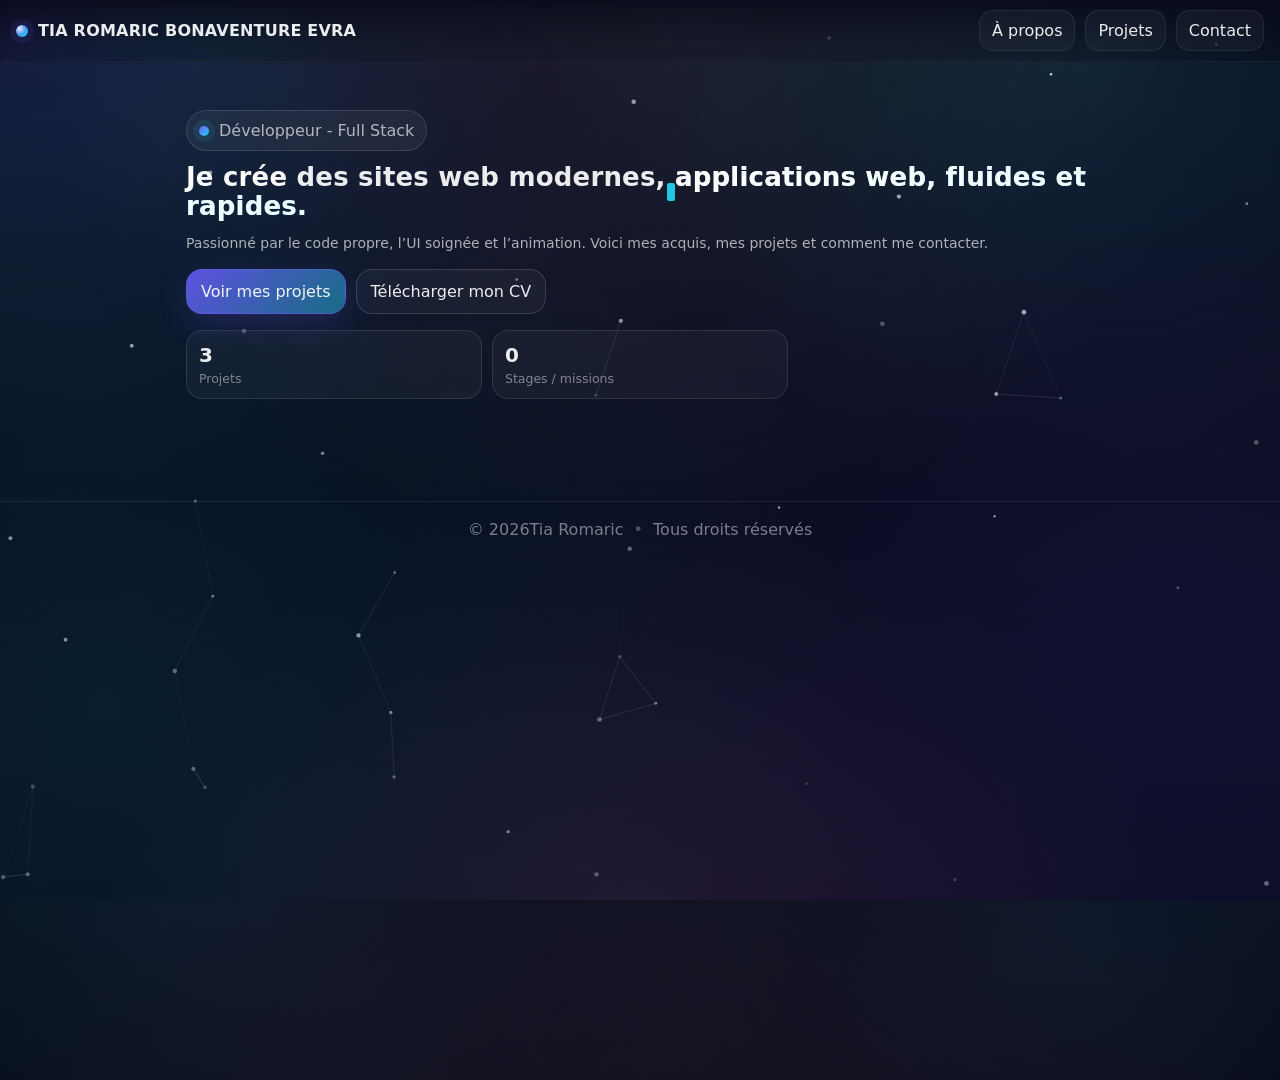
<file: index.html>
<!doctype html>
<html lang="fr">
  <head>
    <meta charset="UTF-8" />
    <meta name="viewport" content="width=device-width, initial-scale=1.0, maximum-scale=1.0, user-scalable=no" />
    <meta name="color-scheme" content="dark" />
    <title>Mon_portfolio</title>
    <link rel="stylesheet" href="styles.css" />
  </head>
  <body class="page-enter">
    <canvas id="bg" aria-hidden="true"></canvas>
    <div class="bg-vignette" aria-hidden="true"></div>
    <div class="page-transition" aria-hidden="true"></div>

    <header class="header">
      <div class="brand" aria-label="Marque">
        <span class="brand-dot" aria-hidden="true"></span>
        <span class="brand-name">TIA ROMARIC BONAVENTURE EVRA</span>
      </div>

      <button id="menuBtn" class="icon-btn" aria-label="Ouvrir le menu" aria-controls="nav" aria-expanded="false" type="button">
        <span class="burger" aria-hidden="true"></span>
      </button>

      <nav id="nav" class="nav" aria-label="Navigation principale">
        <a class="nav-link" href="about.html">À propos</a>
        <a class="nav-link" href="projets.html">Projets</a>
        <a class="nav-link" href="contact.html">Contact</a>
      </nav>
    </header>

    <main class="main">
      <section id="home" class="section hero">
        <div class="hero-inner">
          <div class="hero-copy" data-reveal="up">
            <div class="badge">
              <span class="badge-pill" aria-hidden="true"></span>
              <span>Développeur - Full Stack</span>
            </div>

            <h1 class="title">
              <span class="title-highlight">Je crée</span> des sites web modernes,
              <span class="type" data-type="applications web, fluides et rapides.">applications web, fluides et rapides.</span>
            </h1>

            <p class="subtitle">
              Passionné par le code propre, l’UI soignée et l’animation. Voici mes acquis, mes projets et comment me
              contacter.
            </p>

            <div class="hero-actions">
              <a class="btn btn-primary" href="projets.html" data-ripple>
                Voir mes projets
              </a>
              <a class="btn btn-ghost" href="dossier/TIA ROMARIC.pdf" download id="cvTop" data-ripple>
                Télécharger mon CV
              </a>
            </div>

            <div class="hero-stats" aria-label="Chiffres clés">
              <div class="stat">
                <div class="counter" data-target="3">0</div>
                <div class="stat-label">Projets</div>
              </div>
              <div class="stat">
                <div class="counter" data-target="0">0</div>
                <div class="stat-label">Stages / missions</div>
              </div>
            </div>
          </div>

        </div>
      </section>

    </main>

    <footer class="footer">
      <div class="footer-inner">
        <span>© <span id="year"></span>Tia Romaric</span>
        <span class="footer-sep" aria-hidden="true">•</span>
        <span>Tous droits réservés</span>
      </div>
    </footer>

    <div class="toast" id="toast" role="status" aria-live="polite" aria-atomic="true"></div>

    <script src="app.js" defer></script>
  </body>
</html>
</file>
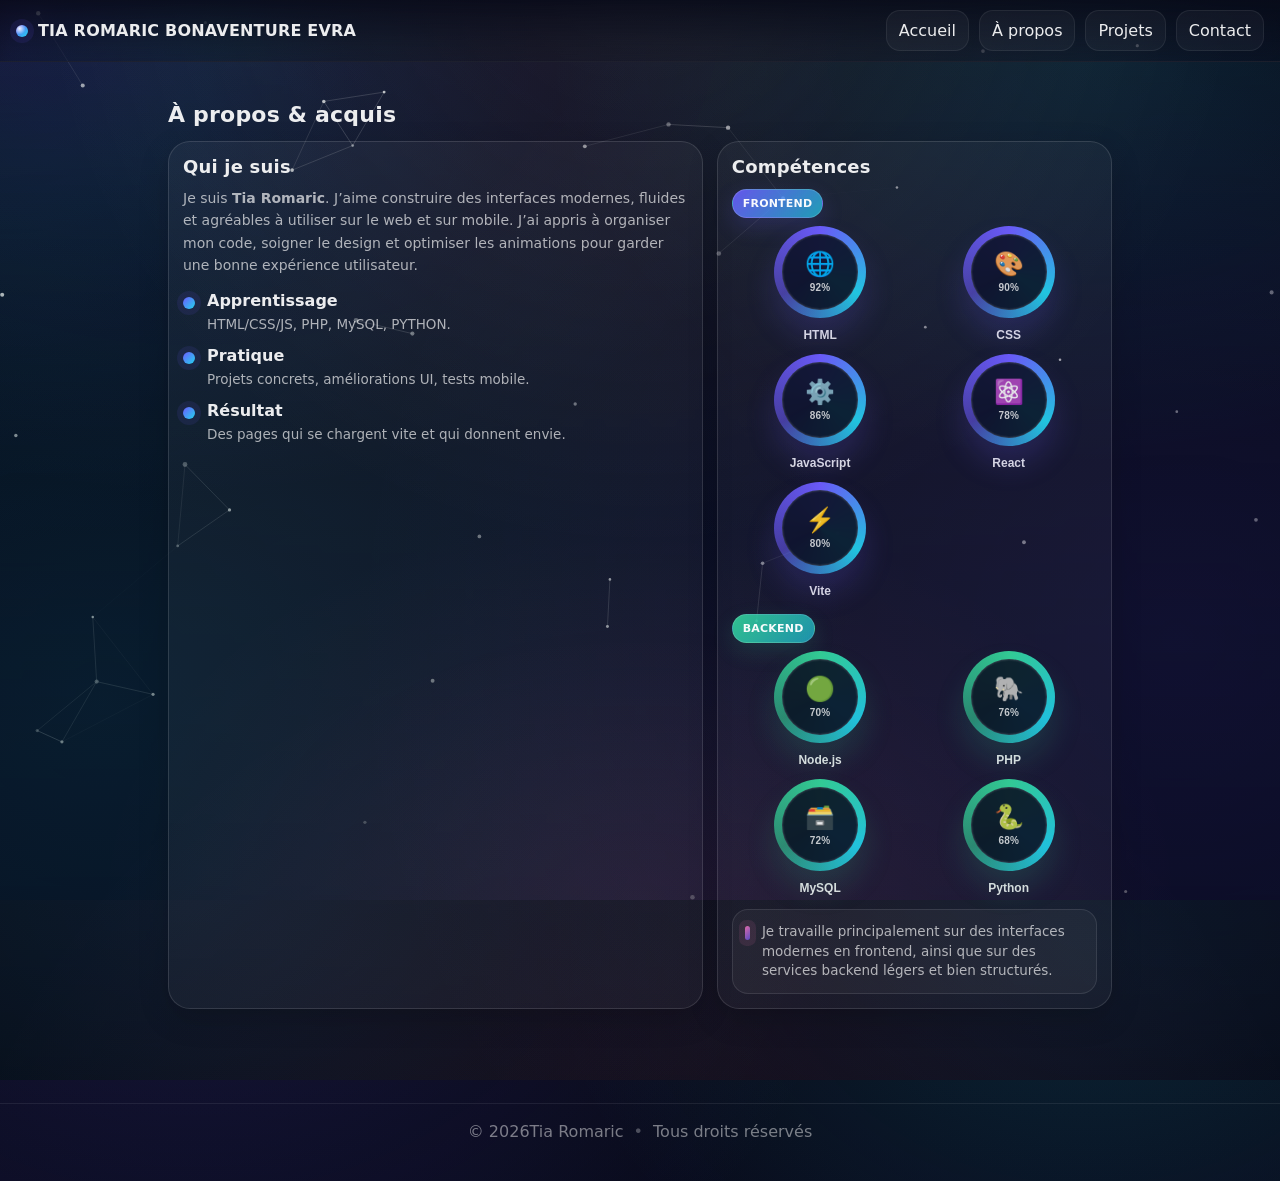
<file: about.html>
<!doctype html>
<html lang="fr">
  <head>
    <meta charset="UTF-8" />
    <meta name="viewport" content="width=device-width, initial-scale=1.0, maximum-scale=1.0, user-scalable=no" />
    <meta name="color-scheme" content="dark" />
    <title>À propos - Mon_portfolio</title>
    <link rel="stylesheet" href="styles.css" />
  </head>
  <body class="page-enter">
    <canvas id="bg" aria-hidden="true"></canvas>
    <div class="bg-vignette" aria-hidden="true"></div>
    <div class="page-transition" aria-hidden="true"></div>

    <header class="header">
      <div class="brand" aria-label="Marque">
        <span class="brand-dot" aria-hidden="true"></span>
        <span class="brand-name">TIA ROMARIC BONAVENTURE EVRA</span>
      </div>

      <button id="menuBtn" class="icon-btn" aria-label="Ouvrir le menu" aria-controls="nav" aria-expanded="false" type="button">
        <span class="burger" aria-hidden="true"></span>
      </button>

      <nav id="nav" class="nav" aria-label="Navigation principale">
        <a class="nav-link" href="index.html">Accueil</a>
        <a class="nav-link" href="about.html">À propos</a>
        <a class="nav-link" href="projets.html">Projets</a>
        <a class="nav-link" href="contact.html">Contact</a>
      </nav>
    </header>

    <main class="main">
      <section id="apropos" class="section about">
        <div class="section-head" data-reveal="up">
          <h2 class="section-title">À propos & acquis</h2>
        </div>

        <div class="about-grid">
          <div class="about-panel" data-reveal="left">
            <h3 class="panel-title">Qui je suis</h3>
            <p class="panel-text">
              Je suis <strong>Tia Romaric</strong>. J’aime construire des interfaces modernes, fluides et agréables
              à utiliser sur le web et sur mobile. J’ai appris à organiser mon code, soigner le design et optimiser les
              animations pour garder une bonne expérience utilisateur.
            </p>

            <div class="timeline" aria-label="Parcours">
              <div class="t-item">
                <div class="t-dot" aria-hidden="true"></div>
                <div class="t-content">
                  <div class="t-title">Apprentissage</div>
                  <div class="t-text">HTML/CSS/JS, PHP, MySQL, PYTHON.</div>
                </div>
              </div>
              <div class="t-item">
                <div class="t-dot" aria-hidden="true"></div>
                <div class="t-content">
                  <div class="t-title">Pratique</div>
                  <div class="t-text">Projets concrets, améliorations UI, tests mobile.</div>
                </div>
              </div>
              <div class="t-item">
                <div class="t-dot" aria-hidden="true"></div>
                <div class="t-content">
                  <div class="t-title">Résultat</div>
                  <div class="t-text">Des pages qui se chargent vite et qui donnent envie.</div>
                </div>
              </div>
            </div>
          </div>

          <div class="about-panel skills" data-reveal="right">
            <h3 class="panel-title">Compétences</h3>

            <div class="skill-group">
              <div class="skill-group-title">
                <span class="skill-group-badge">Frontend</span>
              </div>

              <div class="skill-ring-grid">
                <button class="skill-ring" type="button" data-skill data-name="HTML" data-percent="92" aria-label="HTML 92%">
                  <span class="skill-ring-rotor">
                    <span class="skill-ring-core">
                      <span class="skill-ring-icon" aria-hidden="true">🌐</span>
                      <span class="skill-ring-value">92%</span>
                    </span>
                  </span>
                  <span class="skill-ring-label">HTML</span>
                </button>

                <button class="skill-ring" type="button" data-skill data-name="CSS" data-percent="90" aria-label="CSS 90%">
                  <span class="skill-ring-rotor">
                    <span class="skill-ring-core">
                      <span class="skill-ring-icon" aria-hidden="true">🎨</span>
                      <span class="skill-ring-value">90%</span>
                    </span>
                  </span>
                  <span class="skill-ring-label">CSS</span>
                </button>

                <button class="skill-ring" type="button" data-skill data-name="JavaScript" data-percent="86" aria-label="JavaScript 86%">
                  <span class="skill-ring-rotor">
                    <span class="skill-ring-core">
                      <span class="skill-ring-icon" aria-hidden="true">⚙️</span>
                      <span class="skill-ring-value">86%</span>
                    </span>
                  </span>
                  <span class="skill-ring-label">JavaScript</span>
                </button>

                <button class="skill-ring" type="button" data-skill data-name="React" data-percent="78" aria-label="React 78%">
                  <span class="skill-ring-rotor">
                    <span class="skill-ring-core">
                      <span class="skill-ring-icon" aria-hidden="true">⚛️</span>
                      <span class="skill-ring-value">78%</span>
                    </span>
                  </span>
                  <span class="skill-ring-label">React</span>
                </button>

                <button class="skill-ring" type="button" data-skill data-name="Vite" data-percent="80" aria-label="Vite 80%">
                  <span class="skill-ring-rotor">
                    <span class="skill-ring-core">
                      <span class="skill-ring-icon" aria-hidden="true">⚡</span>
                      <span class="skill-ring-value">80%</span>
                    </span>
                  </span>
                  <span class="skill-ring-label">Vite</span>
                </button>
              </div>
            </div>

            <div class="skill-group">
              <div class="skill-group-title">
                <span class="skill-group-badge skill-group-badge-backend">Backend</span>
              </div>

              <div class="skill-ring-grid">
                <button class="skill-ring" type="button" data-skill data-name="Node.js" data-percent="70" aria-label="Node.js 70%">
                  <span class="skill-ring-rotor skill-ring-rotor-backend">
                    <span class="skill-ring-core">
                      <span class="skill-ring-icon" aria-hidden="true">🟢</span>
                      <span class="skill-ring-value">70%</span>
                    </span>
                  </span>
                  <span class="skill-ring-label">Node.js</span>
                </button>

                <button class="skill-ring" type="button" data-skill data-name="PHP" data-percent="76" aria-label="PHP 76%">
                  <span class="skill-ring-rotor skill-ring-rotor-backend">
                    <span class="skill-ring-core">
                      <span class="skill-ring-icon" aria-hidden="true">🐘</span>
                      <span class="skill-ring-value">76%</span>
                    </span>
                  </span>
                  <span class="skill-ring-label">PHP</span>
                </button>

                <button class="skill-ring" type="button" data-skill data-name="MySQL" data-percent="72" aria-label="MySQL 72%">
                  <span class="skill-ring-rotor skill-ring-rotor-backend">
                    <span class="skill-ring-core">
                      <span class="skill-ring-icon" aria-hidden="true">🗃️</span>
                      <span class="skill-ring-value">72%</span>
                    </span>
                  </span>
                  <span class="skill-ring-label">MySQL</span>
                </button>

                <button class="skill-ring" type="button" data-skill data-name="Python" data-percent="68" aria-label="Python 68%">
                  <span class="skill-ring-rotor skill-ring-rotor-backend">
                    <span class="skill-ring-core">
                      <span class="skill-ring-icon" aria-hidden="true">🐍</span>
                      <span class="skill-ring-value">68%</span>
                    </span>
                  </span>
                  <span class="skill-ring-label">Python</span>
                </button>
              </div>
            </div>

            <div class="note">
              <div class="note-icon" aria-hidden="true"></div>
              <p class="note-text">Je travaille principalement sur des interfaces modernes en frontend, ainsi que sur des services backend légers et bien structurés.</p>
            </div>
          </div>
        </div>
      </section>
    </main>

    <footer class="footer">
      <div class="footer-inner">
        <span>© <span id="year"></span>Tia Romaric</span>
        <span class="footer-sep" aria-hidden="true">•</span>
        <span>Tous droits réservés</span>
      </div>
    </footer>

    <div class="toast" id="toast" role="status" aria-live="polite" aria-atomic="true"></div>

    <script src="app.js" defer></script>
  </body>
</html>
</file>
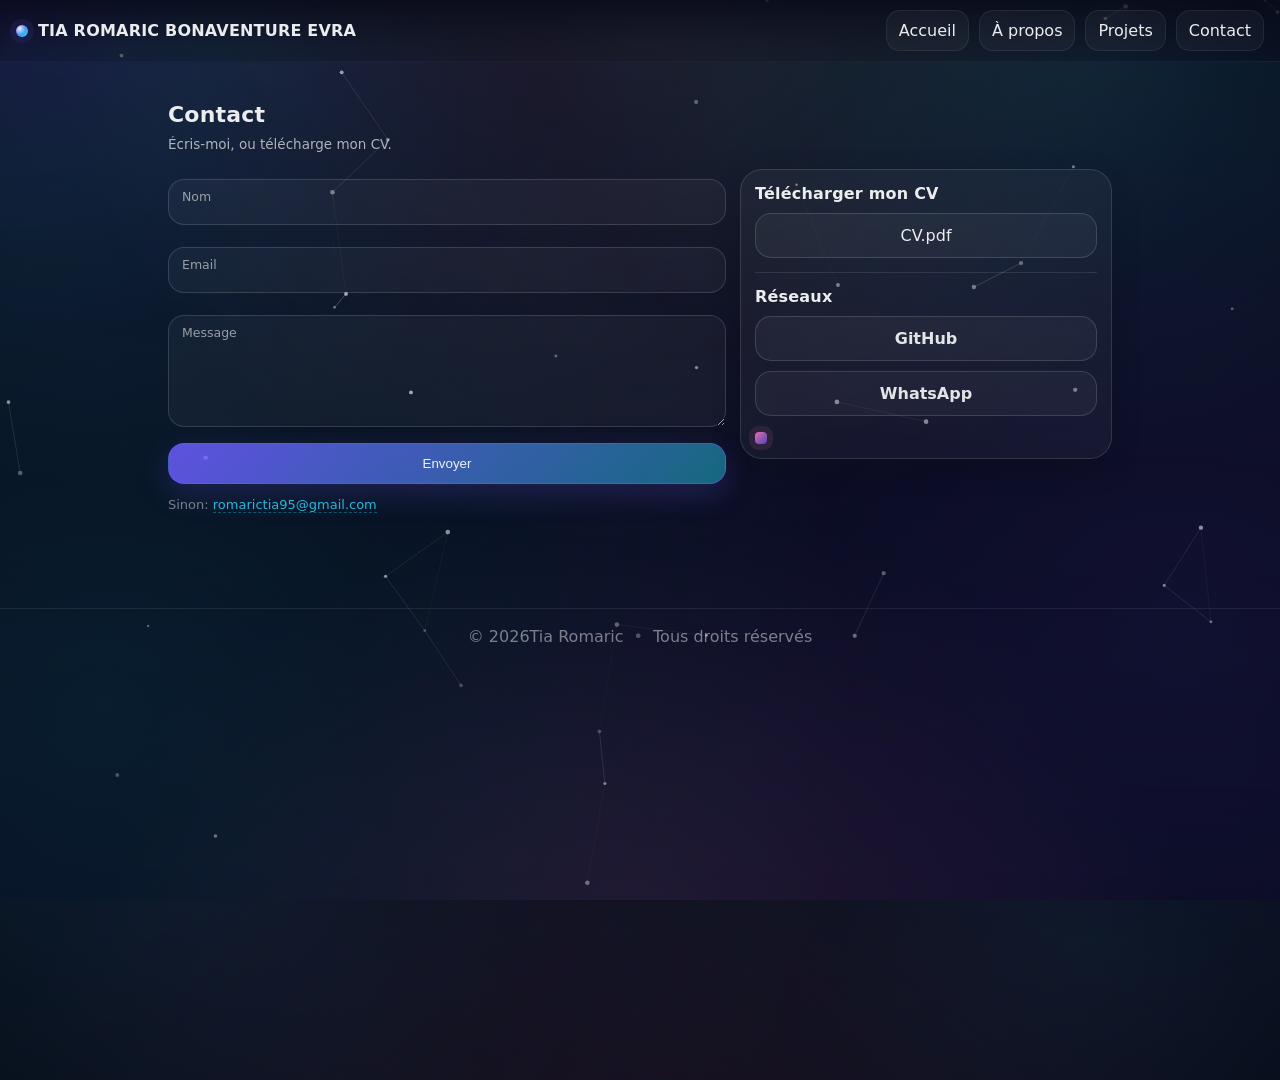
<file: contact.html>
<!doctype html>
<html lang="fr">
  <head>
    <meta charset="UTF-8" />
    <meta name="viewport" content="width=device-width, initial-scale=1.0, maximum-scale=1.0, user-scalable=no" />
    <meta name="color-scheme" content="dark" />
    <title>Contact - Mon_portfolio</title>
    <link rel="stylesheet" href="styles.css" />
  </head>
  <body class="page-enter">
    <canvas id="bg" aria-hidden="true"></canvas>
    <div class="bg-vignette" aria-hidden="true"></div>
    <div class="page-transition" aria-hidden="true"></div>

    <header class="header">
      <div class="brand" aria-label="Marque">
        <span class="brand-dot" aria-hidden="true"></span>
        <span class="brand-name">TIA ROMARIC BONAVENTURE EVRA</span>
      </div>

      <button id="menuBtn" class="icon-btn" aria-label="Ouvrir le menu" aria-controls="nav" aria-expanded="false" type="button">
        <span class="burger" aria-hidden="true"></span>
      </button>

      <nav id="nav" class="nav" aria-label="Navigation principale">
        <a class="nav-link" href="index.html">Accueil</a>
        <a class="nav-link" href="about.html">À propos</a>
        <a class="nav-link" href="projets.html">Projets</a>
        <a class="nav-link" href="contact.html">Contact</a>
      </nav>
    </header>

    <main class="main">
      <section id="contact" class="section contact">
        <div class="section-head" data-reveal="up">
          <h2 class="section-title">Contact</h2>
          <p class="section-subtitle">Écris-moi, ou télécharge mon CV.</p>
        </div>

        <div class="contact-grid">
          <div class="contact-panel" data-reveal="left">
            <form id="contactForm" class="form" autocomplete="on">
              <label class="field">
                <input id="name" name="name" type="text" placeholder=" " required maxlength="60" />
                <span>Nom</span>
              </label>

              <label class="field">
                <input id="email" name="email" type="email" placeholder=" " required maxlength="80" />
                <span>Email</span>
              </label>

              <label class="field">
                <textarea id="message" name="message" placeholder=" " required maxlength="600" rows="5"></textarea>
                <span>Message</span>
              </label>

              <button class="btn btn-primary btn-block" id="submitBtn" type="submit" data-ripple>
                Envoyer
                <span class="btn-loader" aria-hidden="true"></span>
              </button>

              <p class="form-hint">
                Sinon: <a href="mailto:romarictia95@gmail.com" id="mailtoLink">romarictia95@gmail.com</a>
              </p>
            </form>
          </div>

          <div class="contact-panel contact-side" data-reveal="right">
            <div class="contact-card">
              <div class="contact-card-title">Télécharger mon CV</div>
              <a class="btn btn-ghost btn-block" href="dossier/TIA ROMARIC.pdf" download id="cvMain" data-ripple>
                CV.pdf
              </a>

              <div class="contact-card-divider" aria-hidden="true"></div>

              <div class="contact-card-title">Réseaux</div>
              <div class="socials">
                <a class="social-btn" href="https://github.com/Patheo-codex" target="_blank" rel="noopener noreferrer" data-ripple aria-label="Lien GitHub">
                  GitHub
                </a>
                <a class="social-btn" href="https://wa.me/2250767017595?texte=Bonjour%20merci%20de%20me%20contacter" data-ripple aria-label="Lien Portfolio">
                  WhatsApp
                </a>
              </div>

              <div class="contact-card-note">
                <span class="contact-star" aria-hidden="true"></span>
              </div>
            </div>
          </div>
        </div>
      </section>
    </main>

    <footer class="footer">
      <div class="footer-inner">
        <span>© <span id="year"></span>Tia Romaric</span>
        <span class="footer-sep" aria-hidden="true">•</span>
        <span>Tous droits réservés</span>
      </div>
    </footer>

    <div class="toast" id="toast" role="status" aria-live="polite" aria-atomic="true"></div>

    <script src="app.js" defer></script>
  </body>
</html>
</file>
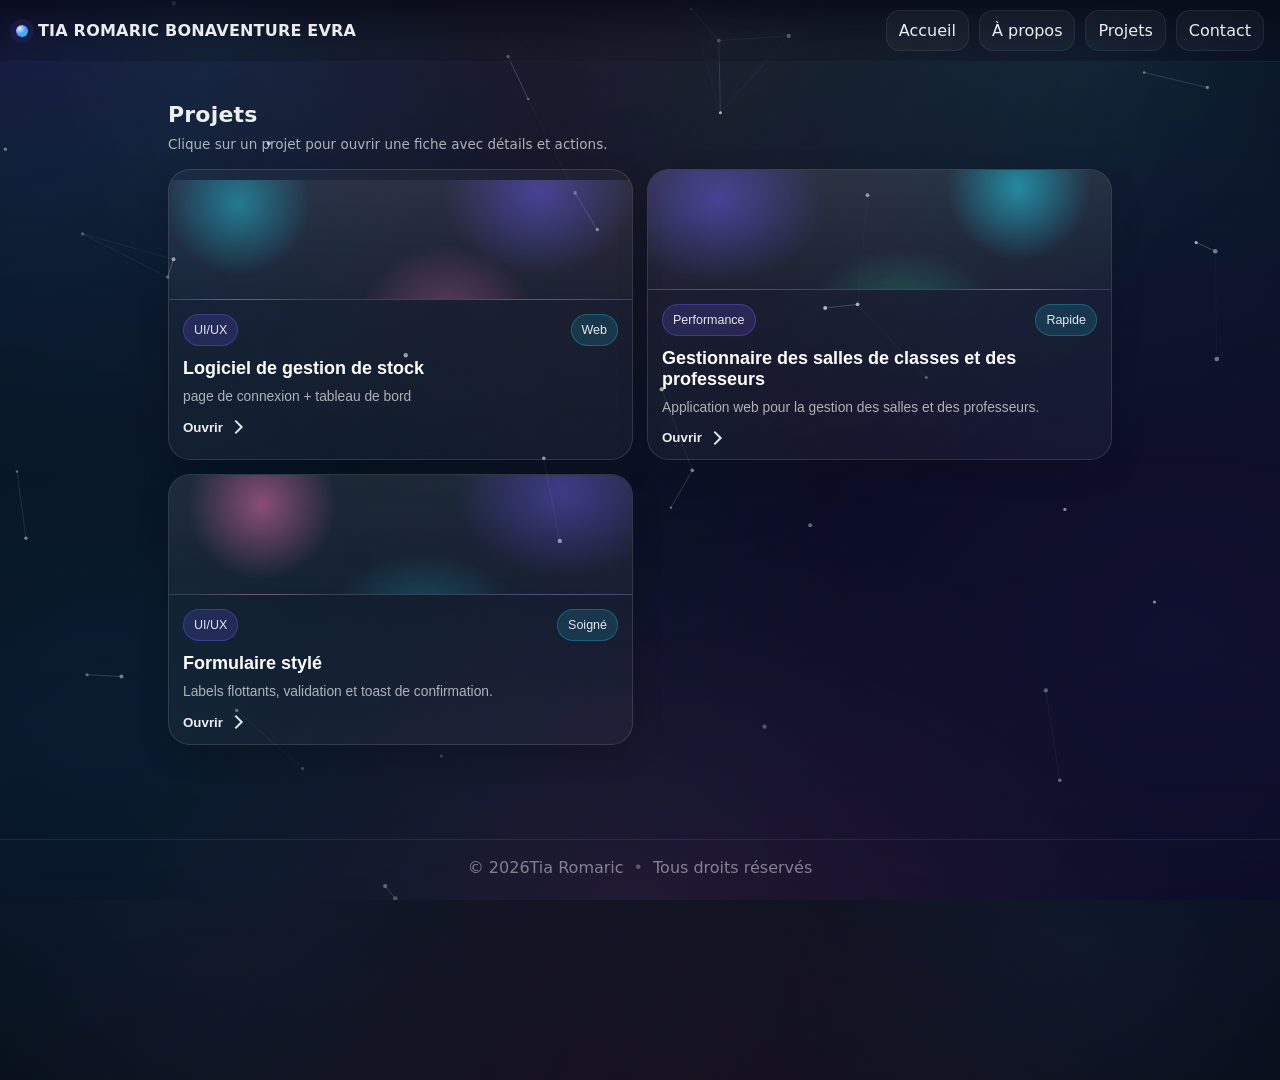
<file: projets.html>
<!doctype html>
<html lang="fr">
  <head>
    <meta charset="UTF-8" />
    <meta name="viewport" content="width=device-width, initial-scale=1.0, maximum-scale=1.0, user-scalable=no" />
    <meta name="color-scheme" content="dark" />
    <title>Projets - Mon_portfolio</title>
    <link rel="stylesheet" href="styles.css" />
  </head>
  <body class="page-enter">
    <canvas id="bg" aria-hidden="true"></canvas>
    <div class="bg-vignette" aria-hidden="true"></div>
    <div class="page-transition" aria-hidden="true"></div>

    <header class="header">
      <div class="brand" aria-label="Marque">
        <span class="brand-dot" aria-hidden="true"></span>
        <span class="brand-name">TIA ROMARIC BONAVENTURE EVRA</span>
      </div>

      <button id="menuBtn" class="icon-btn" aria-label="Ouvrir le menu" aria-controls="nav" aria-expanded="false" type="button">
        <span class="burger" aria-hidden="true"></span>
      </button>

      <nav id="nav" class="nav" aria-label="Navigation principale">
        <a class="nav-link" href="index.html">Accueil</a>
        <a class="nav-link" href="about.html">À propos</a>
        <a class="nav-link" href="projets.html">Projets</a>
        <a class="nav-link" href="contact.html">Contact</a>
      </nav>
    </header>

    <main class="main">
      <section id="projets" class="section projects">
        <div class="section-head" data-reveal="up">
          <h2 class="section-title">Projets</h2>
          <p class="section-subtitle">Clique sur un projet pour ouvrir une fiche avec détails et actions.</p>
        </div>

        <div class="projects-grid">
          <button class="project-card" type="button" data-project="0" data-reveal="up">
            <div class="project-media" aria-hidden="true"></div>
            <div class="project-body">
              <div class="project-top">
                <div class="project-tag">UI/UX</div>
                <div class="project-badge">Web</div>
              </div>
              <div class="project-title">Logiciel de gestion de stock</div>
              <div class="project-desc">page de connexion + tableau de bord </div>
              <div class="project-cta">Ouvrir</div>
            </div>
          </button>

          <button class="project-card" type="button" data-project="1" data-reveal="up">
            <div class="project-media media-2" aria-hidden="true"></div>
            <div class="project-body">
              <div class="project-top">
                <div class="project-tag">Performance</div>
                <div class="project-badge">Rapide</div>
              </div>
              <div class="project-title">Gestionnaire des salles de classes et des professeurs</div>
              <div class="project-desc">Application web pour la gestion des salles et des professeurs.</div>
              <div class="project-cta">Ouvrir</div>
            </div>
          </button>

          <button class="project-card" type="button" data-project="2" data-reveal="up">
            <div class="project-media media-3" aria-hidden="true"></div>
            <div class="project-body">
              <div class="project-top">
                <div class="project-tag">UI/UX</div>
                <div class="project-badge">Soigné</div>
              </div>
              <div class="project-title">Formulaire stylé</div>
              <div class="project-desc">Labels flottants, validation et toast de confirmation.</div>
              <div class="project-cta">Ouvrir</div>
            </div>
          </button>
        </div>

        <div id="projectModal" class="modal" aria-hidden="true">
          <div class="modal-scrim" data-close="true" aria-hidden="true"></div>
          <div class="modal-card" role="dialog" aria-modal="true" aria-labelledby="modalTitle">
            <div class="modal-head">
              <div class="modal-title-wrap">
                <div class="modal-pill" id="modalTag" aria-hidden="true"></div>
                <h3 id="modalTitle" class="modal-title">Titre</h3>
              </div>
              <button class="icon-btn icon-btn-small" id="modalClose" type="button" aria-label="Fermer la modale">
                <span aria-hidden="true">✕</span>
              </button>
            </div>

            <p id="modalDesc" class="modal-desc"></p>

            <div class="modal-list" id="modalList" aria-label="Points clés"></div>

            <div class="modal-actions">
              <a class="btn btn-primary" href="#" id="modalPrimary" data-ripple>Voir la démo</a>
              <a class="btn btn-ghost" href="#" id="modalSecondary" data-ripple>Voir le projet</a>
            </div>
          </div>
        </div>
      </section>
    </main>

    <footer class="footer">
      <div class="footer-inner">
        <span>© <span id="year"></span>Tia Romaric</span>
        <span class="footer-sep" aria-hidden="true">•</span>
        <span>Tous droits réservés</span>
      </div>
    </footer>

    <div class="toast" id="toast" role="status" aria-live="polite" aria-atomic="true"></div>

    <script src="app.js" defer></script>
  </body>
</html>
</file>
<file: styles.css>
:root{
  --bg0:#070812;
  --bg1:#0b1030;
  --card: rgba(255,255,255,.06);
  --card2: rgba(255,255,255,.09);
  --text: rgba(255,255,255,.92);
  --muted: rgba(255,255,255,.66);
  --muted2: rgba(255,255,255,.46);
  --stroke: rgba(255,255,255,.14);
  --shadow: 0 18px 60px rgba(0,0,0,.35);
  --shadow2: 0 10px 30px rgba(0,0,0,.25);

  --accentA:#6d5cff;
  --accentB:#22d3ee;
  --accentC:#34d399;
  --accentD:#f472b6;

  --radius-xl: 22px;
  --radius-lg: 18px;
  --radius-md: 14px;
  --radius-sm: 12px;

  --gap: 14px;
}

*{ box-sizing:border-box; }
html{
  scroll-behavior:smooth;
  scroll-padding-top: 86px;
}
html,body{ height:100%; }
body{
  margin:0;
  font-family: ui-sans-serif, system-ui, -apple-system, Segoe UI, Roboto, Arial, "Noto Sans", "Liberation Sans", sans-serif;
  background: radial-gradient(1200px 900px at 15% 0%, rgba(109,92,255,.15), transparent 55%),
              radial-gradient(900px 700px at 85% 5%, rgba(34,211,238,.14), transparent 60%),
              radial-gradient(900px 650px at 50% 100%, rgba(244,114,182,.12), transparent 60%),
              linear-gradient(180deg, var(--bg0), var(--bg1));
  color: var(--text);
  overflow-x:hidden;
  opacity: 0;
}

body.page-enter{
  animation: pageEnter .45s ease forwards;
}

body.page-exit{
  animation: pageExit .25s ease forwards;
}

.page-transition{
  position: fixed;
  inset: 0;
  z-index: 300;
  pointer-events: none;
  opacity: 0;
  background: linear-gradient(135deg, rgba(109,92,255,.28), rgba(34,211,238,.22), rgba(244,114,182,.24));
  backdrop-filter: blur(3px);
}

body.page-exit .page-transition{
  animation: pageTransitionIn .22s ease forwards;
}

/* Canvas background */
#bg{
  position:fixed;
  inset:0;
  width:100%;
  height:100%;
  z-index:-2;
}
.bg-vignette{
  position:fixed;
  inset:-20%;
  pointer-events:none;
  z-index:-1;
  background:
    radial-gradient(circle at 50% 10%, rgba(255,255,255,.08), transparent 42%),
    radial-gradient(circle at 20% 70%, rgba(34,211,238,.10), transparent 45%),
    radial-gradient(circle at 80% 65%, rgba(109,92,255,.10), transparent 50%),
    radial-gradient(circle at 50% 120%, rgba(244,114,182,.10), transparent 40%),
    linear-gradient(180deg, rgba(0,0,0,0), rgba(0,0,0,.55));
  filter: blur(0px);
}

/* Layout */
.main{
  width: min(980px, 100%);
  margin: 0 auto;
  padding: 14px 16px 60px;
}

.section{
  padding: 18px 0 24px;
}
.section.hero{ padding-top: 8px; }

.section-head{
  margin-bottom: 14px;
}
.section-title{
  margin: 0;
  font-size: 22px;
  letter-spacing: .2px;
}
.section-subtitle{
  margin: 8px 0 0;
  color: var(--muted);
  font-size: 13.5px;
  line-height: 1.45;
}

/* Header / Nav */
.header{
  position: sticky;
  top: 0;
  z-index: 50;
  backdrop-filter: blur(10px);
  background: linear-gradient(180deg, rgba(8,10,24,.85), rgba(8,10,24,.35));
  border-bottom: 1px solid rgba(255,255,255,.08);
}
.header{
  padding: 10px 16px;
  display:flex;
  align-items:center;
  justify-content: space-between;
  gap: 12px;
}

.brand{
  display:flex;
  align-items:center;
  gap: 10px;
}
.brand-dot{
  width: 12px;
  height: 12px;
  border-radius: 999px;
  background: radial-gradient(circle at 30% 30%, rgba(255,255,255,.9), rgba(255,255,255,.0) 50%),
              linear-gradient(135deg, var(--accentA), var(--accentB));
  box-shadow: 0 0 0 6px rgba(109,92,255,.10);
  animation: dotPulse 2.4s ease-in-out infinite;
}
.brand-name{
  font-weight: 760;
  letter-spacing: .2px;
}

.nav{
  position: fixed;
  inset: 62px 12px auto 12px;
  padding: 12px;
  border-radius: var(--radius-lg);
  background: rgba(12,16,44,.76);
  border: 1px solid rgba(255,255,255,.12);
  box-shadow: var(--shadow2);
  transform: translateY(-10px);
  opacity: 0;
  pointer-events:none;
  transition: opacity .2s ease, transform .2s ease;
}
.nav.is-open{
  opacity: 1;
  transform: translateY(0);
  pointer-events:auto;
}
.nav-link{
  display:block;
  padding: 12px 12px;
  border-radius: 12px;
  color: var(--text);
  text-decoration:none;
  background: rgba(255,255,255,.04);
  border: 1px solid rgba(255,255,255,.07);
  margin-bottom: 10px;
  position: relative;
  overflow:hidden;
}
.nav-link:last-child{ margin-bottom:0; }
.nav-link::after{
  content:"";
  position:absolute;
  inset:-2px;
  background: linear-gradient(90deg, rgba(109,92,255,.0), rgba(109,92,255,.38), rgba(34,211,238,.0));
  transform: translateX(-120%);
  transition: transform .35s ease;
}
.nav-link:active::after,
.nav-link:focus-visible::after{
  transform: translateX(120%);
}

.icon-btn{
  width: 44px;
  height: 44px;
  border-radius: 14px;
  border: 1px solid rgba(255,255,255,.14);
  background: rgba(255,255,255,.05);
  color: var(--text);
  cursor:pointer;
  display:grid;
  place-items:center;
  box-shadow: 0 0 0 0 rgba(109,92,255,.0);
  transition: transform .12s ease, background .12s ease;
}
.icon-btn:active{ transform: scale(.98); }

.burger{
  width: 18px;
  height: 12px;
  position: relative;
  display:block;
}
.burger::before,
.burger::after,
.burger span{
  content:"";
  position:absolute;
  left:0;
  right:0;
  height: 2px;
  background: rgba(255,255,255,.92);
  border-radius: 999px;
  transition: transform .2s ease, opacity .2s ease, top .2s ease;
}
.burger::before{ top:0; }
.burger::after{ bottom:0; }
.burger span{ top:5px; opacity:1; }

/* A tiny trick: create middle line via pseudo element overlay */
.burger{
  background: linear-gradient(rgba(255,255,255,.92), rgba(255,255,255,.92));
  background-size: 100% 2px;
  background-position: 0 50%;
  background-repeat:no-repeat;
}

/* Buttons + ripple */
.btn{
  display:inline-flex;
  align-items:center;
  justify-content:center;
  gap: 10px;
  padding: 12px 14px;
  border-radius: 16px;
  border: 1px solid rgba(255,255,255,.14);
  text-decoration:none;
  color: var(--text);
  background: rgba(255,255,255,.05);
  cursor:pointer;
  position: relative;
  overflow:hidden;
  user-select:none;
  -webkit-tap-highlight-color: transparent;
}
.btn:active{ transform: scale(.99); }
.btn-block{ width:100%; }

.btn.is-hidden{
  display:none;
}

.btn-primary{
  border-color: rgba(109,92,255,.45);
  background: linear-gradient(135deg, rgba(109,92,255,.86), rgba(34,211,238,.45));
  box-shadow: 0 10px 30px rgba(109,92,255,.20);
}
.btn-ghost{
  background: rgba(255,255,255,.04);
}

.btn-loader{
  width: 16px;
  height: 16px;
  border-radius:999px;
  border: 2px solid rgba(255,255,255,.35);
  border-top-color: rgba(255,255,255,.92);
  display:none;
}
.btn.is-loading .btn-loader{ display:inline-block; animation: spin .9s linear infinite; }
.btn.is-loading{ opacity:.9; }

.ripple-span{
  position:absolute;
  pointer-events:none;
  border-radius:999px;
  transform: translate(-50%,-50%) scale(0);
  background: rgba(255,255,255,.22);
  animation: ripple .55s ease-out forwards;
}

/* Hero */
.hero-inner{
  display:flex;
  flex-direction: column;
  gap: 18px;
}
.hero-copy{
  padding: 14px 14px 6px;
  flex: 1;
}
.badge{
  display:inline-flex;
  align-items:center;
  gap: 10px;
  padding: 10px 12px;
  border-radius: 999px;
  border: 1px solid rgba(255,255,255,.12);
  background: rgba(255,255,255,.05);
  color: var(--muted);
}
.badge-pill{
  width: 10px;
  height: 10px;
  border-radius: 999px;
  background: linear-gradient(135deg, var(--accentA), var(--accentB));
  box-shadow: 0 0 0 6px rgba(34,211,238,.10);
}

.title{
  margin: 12px 0 0;
  font-size: 26px;
  line-height: 1.12;
  letter-spacing: .2px;
}
.title-highlight{
  color: rgba(255,255,255,.98);
}
.type{
  display:inline;
  color: rgba(255,255,255,.92);
  background: linear-gradient(90deg, rgba(255,255,255,.90), rgba(34,211,238,.95));
  -webkit-background-clip:text;
  background-clip:text;
  position:relative;
  padding-right: 10px;
}
.type::after{
  content:"";
  position:absolute;
  right:0;
  top: 50%;
  width: 8px;
  height: 18px;
  transform: translateY(-50%);
  background: rgba(34,211,238,.95);
  border-radius: 2px;
  animation: caret 1s steps(2) infinite;
}

.subtitle{
  color: var(--muted);
  line-height: 1.55;
  margin: 12px 0 0;
  font-size: 14px;
}
.hero-actions{
  display:flex;
  flex-direction: column;
  gap: 10px;
  margin-top: 14px;
}

.hero-stats{
  display:grid;
  grid-template-columns: 1fr 1fr;
  gap: 10px;
  margin-top: 16px;
}
.stat{
  padding: 12px 12px;
  border-radius: 16px;
  background: rgba(255,255,255,.04);
  border: 1px solid rgba(255,255,255,.10);
  box-shadow: 0 0 0 rgba(0,0,0,0);
}
.counter{
  font-size: 20px;
  font-weight: 820;
  letter-spacing: .2px;
}
.stat-label{
  margin-top: 4px;
  color: var(--muted2);
  font-size: 12.5px;
}

.hero-card{
  padding: 14px;
  border-radius: var(--radius-xl);
  background: linear-gradient(180deg, rgba(255,255,255,.06), rgba(255,255,255,.035));
  border: 1px solid rgba(255,255,255,.12);
  box-shadow: var(--shadow);
  position: relative;
  overflow:hidden;
}
.hero-card[data-reveal="float"].is-visible{
  animation: heroFloat 3.2s ease-in-out infinite;
}
.hero-card::before{
  content:"";
  position:absolute;
  inset:-2px;
  background:
    radial-gradient(420px 180px at 15% 0%, rgba(109,92,255,.35), transparent 55%),
    radial-gradient(320px 160px at 80% 20%, rgba(34,211,238,.26), transparent 50%),
    radial-gradient(300px 180px at 55% 120%, rgba(244,114,182,.18), transparent 55%);
  opacity: .7;
  pointer-events:none;
  filter: blur(0px);
}
.hero-card > *{ position:relative; z-index:1; }

.hero-card-top{
  display:flex;
  align-items:center;
  justify-content: space-between;
  gap: 10px;
}
.mini-title{
  font-weight: 820;
  letter-spacing: .2px;
}
.mini-meta{
  color: var(--muted);
  font-size: 12.5px;
}
.chips{
  list-style:none;
  padding:0;
  margin: 12px 0 0;
  display:flex;
  flex-wrap: wrap;
  gap: 10px;
}
.chip{
  padding: 10px 12px;
  border-radius: 999px;
  border: 1px solid rgba(255,255,255,.12);
  background: rgba(255,255,255,.04);
  color: rgba(255,255,255,.82);
  font-size: 13px;
  animation: chipIn .55s ease both;
}
.chip:nth-child(2){ animation-delay:.05s; }
.chip:nth-child(3){ animation-delay:.10s; }
.chip:nth-child(4){ animation-delay:.15s; }
.chip:nth-child(5){ animation-delay:.20s; }

.pulse-card{
  margin-top: 14px;
  padding: 12px;
  border-radius: 16px;
  background: rgba(255,255,255,.04);
  border: 1px solid rgba(255,255,255,.10);
  display:flex;
  align-items:center;
  gap: 12px;
}
.pulse-dot{
  width: 12px;
  height: 12px;
  border-radius: 999px;
  background: linear-gradient(135deg, var(--accentC), var(--accentB));
  box-shadow: 0 0 0 0 rgba(34,211,238,.0);
  animation: pulseDot 1.2s ease-in-out infinite;
}
.pulse-text{
  margin:0;
  color: var(--muted);
  font-size: 13px;
  line-height:1.35;
}

/* About */
.about-grid{
  display:grid;
  grid-template-columns: 1fr;
  gap: 14px;
}
.about-panel{
  border-radius: var(--radius-xl);
  padding: 14px;
  background: rgba(255,255,255,.04);
  border: 1px solid rgba(255,255,255,.12);
  box-shadow: 0 10px 30px rgba(0,0,0,.18);
}
.panel-title{
  margin: 0;
  font-size: 18px;
  letter-spacing: .2px;
}
.panel-text{
  margin: 10px 0 0;
  color: var(--muted);
  line-height: 1.6;
  font-size: 14px;
}

.timeline{
  margin-top: 14px;
  display:flex;
  flex-direction: column;
  gap: 12px;
}
.t-item{
  display:flex;
  gap: 12px;
  align-items:flex-start;
}
.t-dot{
  width: 12px;
  height: 12px;
  border-radius:999px;
  background: linear-gradient(135deg, var(--accentA), var(--accentB));
  box-shadow: 0 0 0 6px rgba(109,92,255,.10);
  margin-top: 6px;
}
.t-title{
  font-weight: 780;
}
.t-text{
  color: var(--muted);
  margin-top: 4px;
  line-height:1.5;
  font-size: 13.5px;
}

.skill-group{
  margin-top: 16px;
}
.skill-group:first-of-type{
  margin-top: 12px;
}
.skill-group-title{
  margin: 0 0 8px;
  display:flex;
  align-items:center;
}
.skill-group-badge{
  display:inline-flex;
  align-items:center;
  justify-content:center;
  padding: 7px 10px;
  border-radius: 999px;
  background: linear-gradient(135deg, rgba(109,92,255,.90), rgba(34,211,238,.70));
  border: 1px solid rgba(255,255,255,.14);
  box-shadow: 0 8px 22px rgba(109,92,255,.18);
  color: rgba(255,255,255,.96);
  font-size: 11px;
  font-weight: 800;
  letter-spacing: .2px;
  text-transform: uppercase;
}
.skill-group-badge-backend{
  background: linear-gradient(135deg, rgba(52,211,153,.90), rgba(34,211,238,.65));
  box-shadow: 0 8px 22px rgba(52,211,153,.15);
}
.skill-ring-grid{
  display:grid;
  grid-template-columns: repeat(2, minmax(0, 1fr));
  gap: 12px;
}
.skill-ring{
  appearance:none;
  background: transparent;
  border: none;
  padding: 0;
  color: inherit;
  cursor: pointer;
  display:flex;
  flex-direction:column;
  align-items:center;
  gap: 10px;
  text-align:center;
  opacity: 0;
  transform: translateY(8px) scale(.95);
  transition: opacity .5s ease, transform .5s ease;
}
.skill-ring.is-visible{
  opacity: 1;
  transform: translateY(0) scale(1);
}
.skill-ring-rotor{
  position:relative;
  display:block;
  width: 92px;
  height: 92px;
  border-radius: 50%;
  padding: 8px;
  background: conic-gradient(from 0deg, rgba(109,92,255,.96), rgba(34,211,238,.92), rgba(109,92,255,.55), rgba(109,92,255,.96));
  box-shadow: 0 18px 30px rgba(109,92,255,.18);
  animation: spin 7s linear infinite;
}
.skill-ring-rotor-backend{
  background: conic-gradient(from 0deg, rgba(52,211,153,.95), rgba(34,211,238,.90), rgba(52,211,153,.60), rgba(52,211,153,.95));
  box-shadow: 0 18px 30px rgba(52,211,153,.15);
}
.skill-ring.is-paused .skill-ring-rotor{
  animation-play-state: paused;
}
.skill-ring-core{
  width: 100%;
  height: 100%;
  border-radius: 50%;
  display:flex;
  flex-direction:column;
  align-items:center;
  justify-content:center;
  background: rgba(11,17,36,.9);
  border: 1px solid rgba(255,255,255,.12);
  box-shadow: inset 0 0 0 1px rgba(255,255,255,.04);
}
.skill-ring-icon{
  font-size: 1.5rem;
  line-height: 1;
}
.skill-ring-value{
  margin-top: 6px;
  font-size: 10px;
  font-weight: 800;
  letter-spacing: .2px;
  color: rgba(255,255,255,.76);
}
.skill-ring-label{
  font-size: 12px;
  font-weight: 700;
  color: rgba(255,255,255,.86);
}
.skill-ring:focus-visible{
  outline: 2px solid rgba(34,211,238,.85);
  outline-offset: 4px;
  border-radius: 12px;
}
.skillbar{
  margin-top: 12px;
}
.skill-head{
  display:flex;
  align-items:center;
  justify-content: space-between;
  gap: 10px;
}
.skill-value{ color: var(--muted); font-size: 13px; }
.skill-track{
  height: 12px;
  background: rgba(255,255,255,.06);
  border: 1px solid rgba(255,255,255,.10);
  border-radius: 999px;
  overflow:hidden;
  margin-top: 10px;
}
.skill-fill{
  display:block;
  width: 0%;
  height: 100%;
  background: linear-gradient(90deg, rgba(109,92,255,.95), rgba(34,211,238,.85));
  border-radius: 999px;
  transition: width 1s cubic-bezier(.2,.8,.2,1);
}
.skillbar.is-visible .skill-fill{
  width: calc(var(--p) * 1%);
}

.note{
  margin-top: 14px;
  display:flex;
  gap: 12px;
  align-items:flex-start;
  padding: 12px;
  border-radius: 16px;
  background: rgba(255,255,255,.04);
  border: 1px solid rgba(255,255,255,.10);
}
.note-icon{
  width: 14px;
  height: 14px;
  border-radius: 4px;
  background: linear-gradient(135deg, rgba(244,114,182,.9), rgba(109,92,255,.7));
  box-shadow: 0 0 0 6px rgba(244,114,182,.10);
  margin-top: 4px;
}
.note-text{
  margin: 0;
  color: var(--muted);
  font-size: 13.5px;
  line-height:1.45;
}

/* Projects */
.projects-grid{
  display:grid;
  grid-template-columns: 1fr;
  gap: 14px;
}
.project-card{
  text-align:left;
  padding: 0;
  background: rgba(255,255,255,.04);
  border: 1px solid rgba(255,255,255,.12);
  border-radius: var(--radius-xl);
  box-shadow: 0 10px 30px rgba(0,0,0,.18);
  overflow:hidden;
  cursor:pointer;
  transform: translateZ(0);
  position: relative;
  -webkit-tap-highlight-color: transparent;
}
.project-card:active{
  transform: scale(.99);
}
.project-card::before{
  content:"";
  position:absolute;
  inset:-2px;
  background: linear-gradient(135deg, rgba(109,92,255,.35), rgba(34,211,238,.20), rgba(244,114,182,.18));
  opacity:0;
  transition: opacity .25s ease;
}
.project-card:active::before,
.project-card:focus-visible::before{
  opacity: .9;
}
.project-media{
  height: 120px;
  background: radial-gradient(120px 120px at 15% 20%, rgba(34,211,238,.45), transparent 60%),
              radial-gradient(160px 140px at 80% 10%, rgba(109,92,255,.45), transparent 60%),
              radial-gradient(160px 140px at 60% 120%, rgba(244,114,182,.35), transparent 55%),
              linear-gradient(180deg, rgba(255,255,255,.06), rgba(255,255,255,.01));
  border-bottom: 1px solid rgba(255,255,255,.10);
  position:relative;
  overflow:hidden;
}
.project-media::after{
  content:"";
  position:absolute;
  inset:-40%;
  background: linear-gradient(90deg, rgba(255,255,255,.0), rgba(255,255,255,.24), rgba(255,255,255,.0));
  transform: translateX(-60%) rotate(18deg);
  opacity: .0;
}
.project-card.is-shining .project-media::after{
  animation: shine .85s ease both;
}
.project-media.media-2{
  background: radial-gradient(120px 120px at 80% 15%, rgba(34,211,238,.55), transparent 60%),
              radial-gradient(180px 140px at 15% 25%, rgba(109,92,255,.45), transparent 60%),
              radial-gradient(180px 140px at 55% 130%, rgba(52,211,153,.35), transparent 55%),
              linear-gradient(180deg, rgba(255,255,255,.06), rgba(255,255,255,.01));
}
.project-media.media-3{
  background: radial-gradient(120px 120px at 20% 25%, rgba(244,114,182,.50), transparent 62%),
              radial-gradient(180px 140px at 85% 15%, rgba(109,92,255,.40), transparent 60%),
              radial-gradient(180px 140px at 55% 130%, rgba(34,211,238,.30), transparent 55%),
              linear-gradient(180deg, rgba(255,255,255,.06), rgba(255,255,255,.01));
}

.project-body{
  padding: 14px;
  position:relative;
  z-index:1;
}
.project-top{
  display:flex;
  justify-content: space-between;
  align-items:center;
  gap: 10px;
}
.project-tag{
  padding: 8px 10px;
  border-radius: 999px;
  background: rgba(109,92,255,.18);
  border: 1px solid rgba(109,92,255,.35);
  color: rgba(255,255,255,.88);
  font-size: 12.5px;
}
.project-badge{
  padding: 8px 10px;
  border-radius: 999px;
  background: rgba(34,211,238,.14);
  border: 1px solid rgba(34,211,238,.28);
  color: rgba(255,255,255,.88);
  font-size: 12.5px;
}
.project-title{
  margin-top: 12px;
  font-size: 18px;
  font-weight: 820;
}
.project-desc{
  margin-top: 8px;
  color: var(--muted);
  font-size: 13.8px;
  line-height:1.5;
}
.project-cta{
  margin-top: 12px;
  color: rgba(255,255,255,.92);
  font-weight: 760;
  display:flex;
  align-items:center;
  gap: 8px;
}
.project-cta::after{
  content:"";
  width: 8px;
  height: 8px;
  border-right: 2px solid rgba(255,255,255,.88);
  border-top: 2px solid rgba(255,255,255,.88);
  transform: rotate(45deg);
}

/* Modal */
.modal{
  position: fixed;
  inset: 0;
  z-index: 100;
  display:none;
}
.modal.is-open{ display:block; }
.modal-scrim{
  position:absolute;
  inset:0;
  background: rgba(0,0,0,.55);
  animation: scrimIn .18s ease both;
}
.modal-card{
  position:absolute;
  left: 50%;
  top: 50%;
  transform: translate(-50%,-48%) scale(.98);
  width: min(560px, calc(100% - 22px));
  border-radius: var(--radius-xl);
  background: rgba(10,14,38,.92);
  border: 1px solid rgba(255,255,255,.14);
  box-shadow: var(--shadow);
  padding: 14px;
  animation: modalIn .22s ease both;
}
.modal.is-open .modal-card{ transform: translate(-50%,-50%) scale(1); }
.modal-head{
  display:flex;
  justify-content: space-between;
  align-items:flex-start;
  gap: 10px;
}
.modal-title-wrap{
  display:flex;
  flex-direction: column;
  gap: 8px;
}
.modal-pill{
  display:inline-flex;
  align-items:center;
  justify-content:center;
  padding: 8px 12px;
  height: auto;
  width: auto;
  border-radius: 999px;
  background: linear-gradient(90deg, rgba(109,92,255,.95), rgba(34,211,238,.85));
  box-shadow: 0 0 0 7px rgba(109,92,255,.10);
  color: rgba(255,255,255,.92);
  font-weight: 860;
  letter-spacing: .2px;
  font-size: 12.5px;
}
.modal-title{
  margin:0;
  font-size: 18px;
  letter-spacing: .2px;
}
.modal-desc{
  margin: 10px 0 0;
  color: var(--muted);
  line-height: 1.6;
  font-size: 14px;
}
.modal-list{
  margin-top: 14px;
  display:grid;
  gap: 10px;
}
.modal-item{
  padding: 12px;
  border-radius: 16px;
  background: rgba(255,255,255,.04);
  border: 1px solid rgba(255,255,255,.10);
}
.modal-item strong{
  display:block;
}
.modal-actions{
  display:flex;
  flex-direction: column;
  gap: 10px;
  margin-top: 14px;
}
.icon-btn-small{
  width: 42px;
  height: 42px;
  border-radius: 14px;
}

/* Contact */
.contact-grid{
  display:grid;
  grid-template-columns: 1fr;
  gap: 14px;
}
.form{
  display:flex;
  flex-direction: column;
  gap: 12px;
}
.field{
  position:relative;
  display:block;
  padding-top: 10px;
}
.field input,
.field textarea{
  width:100%;
  border: 1px solid rgba(255,255,255,.14);
  background: rgba(255,255,255,.04);
  color: var(--text);
  border-radius: 16px;
  padding: 16px 14px 12px;
  outline: none;
  font-size: 14px;
  transition: border-color .18s ease, box-shadow .18s ease, transform .18s ease;
}
.field textarea{
  padding-top: 18px;
}
.field span{
  position:absolute;
  left: 14px;
  top: 20px;
  color: rgba(255,255,255,.56);
  font-size: 12.5px;
  transform-origin: left center;
  transition: transform .18s ease, opacity .18s ease, color .18s ease, top .18s ease;
  pointer-events:none;
}
.field input:focus,
.field textarea:focus{
  border-color: rgba(34,211,238,.40);
  box-shadow: 0 0 0 6px rgba(34,211,238,.10);
}
.field input:focus + span,
.field textarea:focus + span{
  transform: translateY(-10px) scale(.92);
  opacity: .95;
  color: rgba(34,211,238,.88);
}
.field input:not(:placeholder-shown) + span{
  transform: translateY(-10px) scale(.92);
}
.field textarea:not(:placeholder-shown) + span{
  transform: translateY(-10px) scale(.92);
}

.form-hint{
  margin: 0;
  color: var(--muted2);
  font-size: 13px;
  line-height:1.45;
}
.form-hint a{
  color: rgba(34,211,238,.9);
  text-decoration: none;
  border-bottom: 1px dashed rgba(34,211,238,.35);
}

.contact-card{
  border-radius: var(--radius-xl);
  padding: 14px;
  background: rgba(255,255,255,.04);
  border: 1px solid rgba(255,255,255,.12);
  box-shadow: 0 10px 30px rgba(0,0,0,.18);
}
.contact-card-title{
  font-weight: 860;
  font-size: 16px;
  letter-spacing: .2px;
  margin-bottom: 10px;
}
.contact-card-divider{
  height: 1px;
  background: rgba(255,255,255,.10);
  margin: 14px 0;
}
.socials{
  display:flex;
  flex-direction: column;
  gap: 10px;
}
.social-btn{
  padding: 12px 12px;
  border-radius: 16px;
  border: 1px solid rgba(255,255,255,.14);
  background: rgba(255,255,255,.04);
  color: rgba(255,255,255,.88);
  text-decoration:none;
  text-align:center;
  font-weight: 700;
}

.contact-card-note{
  margin-top: 12px;
  display:flex;
  gap: 10px;
  align-items:flex-start;
  color: var(--muted);
  font-size: 13px;
  line-height:1.45;
}
.contact-star{
  width: 12px;
  height: 12px;
  border-radius: 4px;
  background: linear-gradient(135deg, rgba(244,114,182,.95), rgba(109,92,255,.65));
  box-shadow: 0 0 0 6px rgba(244,114,182,.10);
  margin-top: 4px;
}

/* Toast */
.toast{
  position: fixed;
  left: 50%;
  bottom: 18px;
  transform: translateX(-50%);
  z-index: 200;
  width: min(520px, calc(100% - 22px));
  padding: 12px 14px;
  border-radius: 16px;
  border: 1px solid rgba(255,255,255,.14);
  background: rgba(10,14,38,.95);
  color: rgba(255,255,255,.92);
  box-shadow: var(--shadow2);
  opacity: 0;
  pointer-events:none;
  transition: opacity .2s ease, transform .2s ease;
}
.toast.is-visible{
  opacity: 1;
  transform: translateX(-50%) translateY(-2px);
}

/* Reveal on scroll */
[data-reveal]{
  opacity: 0;
  transform: translateY(14px);
  transition: opacity .55s ease, transform .55s ease;
}
[data-reveal="left"]{ transform: translateX(-14px); }
[data-reveal="right"]{ transform: translateX(14px); }
[data-reveal="up"]{ transform: translateY(16px); }
[data-reveal="float"]{ transform: translateY(8px); }
.is-visible{
  opacity: 1 !important;
  transform: translate(0,0) !important;
}

/* Footer */
.footer{
  padding: 18px 16px 40px;
  color: var(--muted2);
  border-top: 1px solid rgba(255,255,255,.08);
}
.footer-inner{
  width: min(980px, 100%);
  margin: 0 auto;
  display:flex;
  flex-wrap: wrap;
  gap: 10px;
  align-items:center;
  justify-content:center;
}
.footer-sep{ opacity:.6; }

/* Animations */
@keyframes pageEnter{
  from { opacity: 0; transform: translateY(10px); }
  to { opacity: 1; transform: translateY(0); }
}

@keyframes pageExit{
  from { opacity: 1; transform: translateY(0); }
  to { opacity: 0; transform: translateY(-10px); }
}

@keyframes pageTransitionIn{
  from { opacity: 0; }
  to { opacity: 1; }
}

@keyframes spin{ to{ transform: rotate(360deg); } }
@keyframes ripple{
  to{ transform: translate(-50%,-50%) scale(1.6); opacity: 0; }
}
@keyframes dotPulse{
  0%,100%{ transform: scale(1); }
  50%{ transform: scale(1.08); }
}
@keyframes heroFloat{
  0%,100%{ transform: translateY(0); }
  50%{ transform: translateY(-6px); }
}
@keyframes pulseDot{
  0%{ box-shadow: 0 0 0 0 rgba(34,211,238,.0); opacity: 1; }
  60%{ box-shadow: 0 0 0 14px rgba(34,211,238,.12); opacity: .95; }
  100%{ box-shadow: 0 0 0 24px rgba(34,211,238,.0); opacity: 1; }
}
@keyframes caret{
  0%,49%{ opacity: 1; }
  50%,100%{ opacity: 0; }
}
@keyframes chipIn{
  from{ opacity:0; transform: translateY(10px) scale(.98); }
  to{ opacity:1; transform: translateY(0) scale(1); }
}
@keyframes shine{
  0%{ opacity: 0; transform: translateX(-60%) rotate(18deg); }
  15%{ opacity: .9; }
  100%{ opacity: 0; transform: translateX(60%) rotate(18deg); }
}
@keyframes scrimIn{
  from{ opacity: 0; }
  to{ opacity: 1; }
}
@keyframes modalIn{
  from{ opacity: 0; transform: translate(-50%,-48%) scale(.98); }
  to{ opacity: 1; transform: translate(-50%,-50%) scale(1); }
}

/* Wider screens: we can show nav links inline */
@media (min-width: 760px){
  .nav{
    position: static;
    inset: auto;
    width: auto;
    padding: 0;
    display:flex;
    gap: 10px;
    background: transparent;
    border: none;
    box-shadow:none;
    opacity: 1;
    transform:none;
    pointer-events:auto;
  }
  .nav-link{
    margin-bottom:0;
    padding: 10px 12px;
    background: rgba(255,255,255,.04);
    border-radius: 14px;
  }
  #menuBtn{ display:none; }

  .main{ padding: 22px 18px 70px; }
  .hero-inner{ flex-direction: row; align-items:center; }
  .hero-copy{ flex: 1; padding: 18px 18px 8px; }
  .hero-card{ width: 370px; }
  .hero-actions{ flex-direction: row; align-items:center; }
  .hero-stats{ grid-template-columns: 1fr 1fr 1fr; }

  .about-grid{ grid-template-columns: 1.15fr .85fr; }
  .projects-grid{ grid-template-columns: repeat(2, 1fr); }
  .contact-grid{ grid-template-columns: 1.2fr .8fr; align-items:start; }
  .socials{ flex-direction: column; }
  .modal-actions{ flex-direction: row; }
}

@media (prefers-reduced-motion: reduce){
  *{ animation-duration: .001ms !important; animation-iteration-count: 1 !important; transition-duration: .001ms !important; scroll-behavior:auto !important; }
}
</file>
